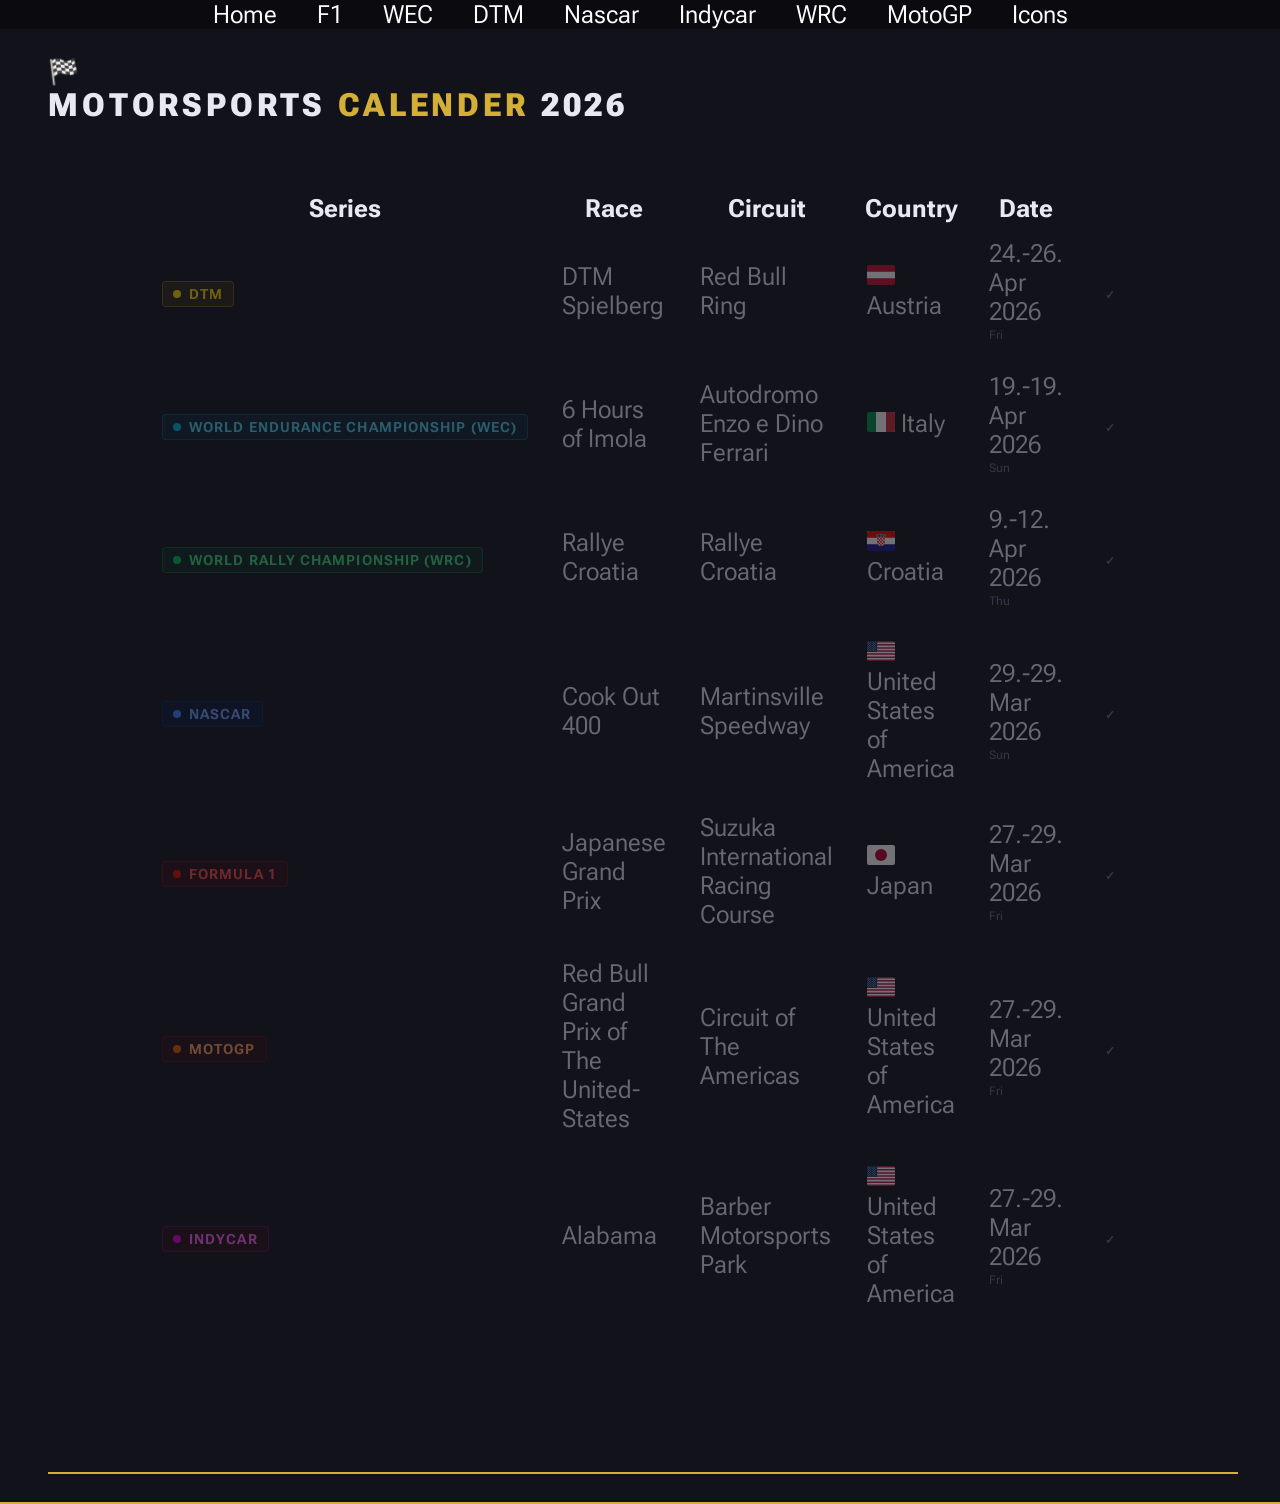
<file: index.html>
<!DOCTYPE html>
<html lang="en">
<head>
    <meta charset="UTF-8">
    <meta name="viewport" content="width=device-width, initial-scale=1.0">
    <title>The Home of Motorsport</title>

    <link rel="shortcut icon" href="/assets/media/logo/favicon.ico" type="image/x-icon">
    <link rel="stylesheet" href="./assets/css/base.css">
    <link rel="stylesheet" href="./assets/css/winners.css">
    <link rel="stylesheet" href="./assets/css/calenderhome.css">

    <link href="https://fonts.googleapis.com/css2?family=Roboto+Flex:wght@400;500;600&display=swap" rel="stylesheet">

</head>
<body>
    <ul class="navbar">
        <li><a href="./index.html">Home</a></li>
        <li><a href="./F1.html">F1</a></li>
        <li><a href="./WEC.html">WEC</a></li>
        <li><a href="./DTM.html">DTM</a></li>
        <li><a href="./Nascar.html">Nascar</a></li>
        <li><a href="./Indycar.html">Indycar</a></li>
        <li><a href="./WRC.html">WRC</a></li>
        <li><a href="./MotoGP.html">MotoGP</a></li>
        <li><a href="./Icons.html">Icons</a></li>
    </ul>


    <div class="winners" id="winners"> 
        <h4>World Champions 2025</h4>
        
    </div>

    <header>
        <span>🏁<span>
        <h1>Motorsports <span>Calender</span> 2026</h1>
    <header>

    <main>
        <table id="calender-table">
            <thread>
                <tr>
                    <th>Series</th>
                    <th>Race</th>
                    <th>Circuit</th>
                    <th>Country</th>
                    <th>Date</th>
                </tr>
            </thread>
            <tbody id="rennen-liste">
            </tbody>
        </table>
    <main>

   
















    <script src="./assets/js/wc_winners.js"></script>
    <script src="./assets/js/calender.js"></script>
    <script src="./assets/js/navbar.js"></script>
    <script src="assets/js/calender.js"></script>
</body>
</html>
</file>
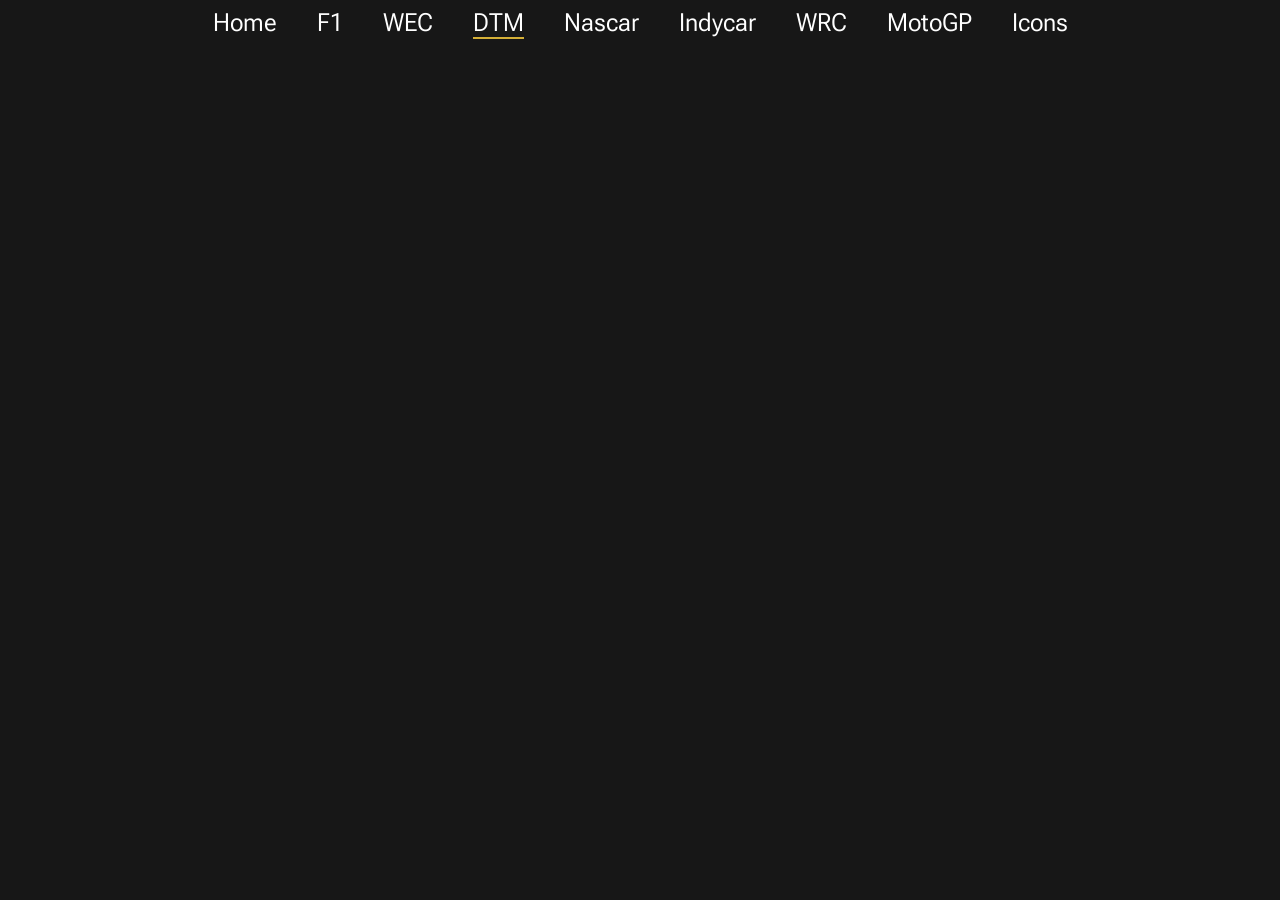
<file: DTM.html>
<!DOCTYPE html>
<html lang="en">
<head>
    <meta charset="UTF-8">
    <meta name="viewport" content="width=device-width, initial-scale=1.0">
    <title>The Home of Motorsport</title>


    <link rel="stylesheet" href="./assets/css/base.css">

    <link href="https://fonts.googleapis.com/css2?family=Roboto+Flex:wght@400;500;600&display=swap" rel="stylesheet">

</head>
<body>
    <ul class="navbar">
        <li><a href="./index.html">Home</a></li>
        <li><a href="./F1.html">F1</a></li>
        <li><a href="./WEC.html">WEC</a></li>
        <li><a href="./DTM.html">DTM</a></li>
        <li><a href="./Nascar.html">Nascar</a></li>
        <li><a href="./Indycar.html">Indycar</a></li>
        <li><a href="./WRC.html">WRC</a></li>
        <li><a href="./MotoGP.html">MotoGP</a></li>
        <li><a href="./Icons.html">Icons</a></li>
    </ul>




























    <script src="./assets/js/navbar.js"></script>
</body>
</html>
</file>
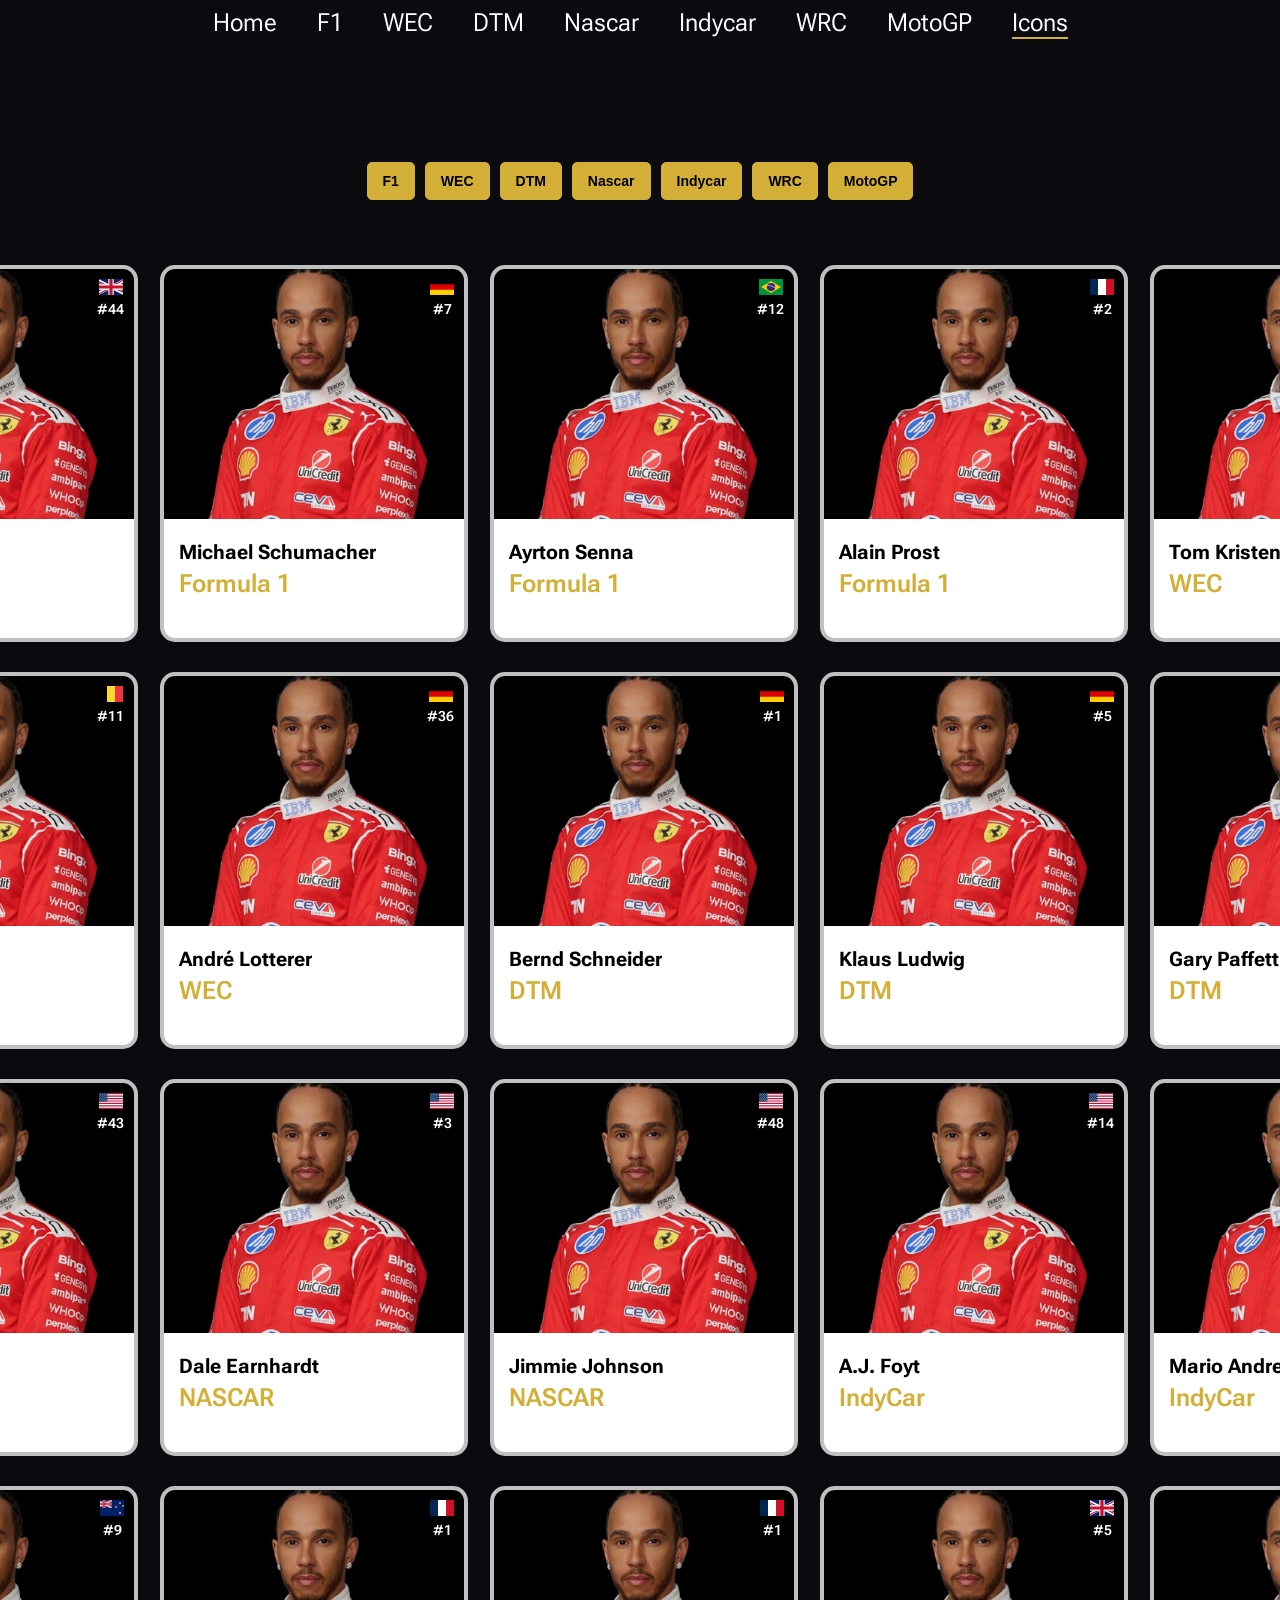
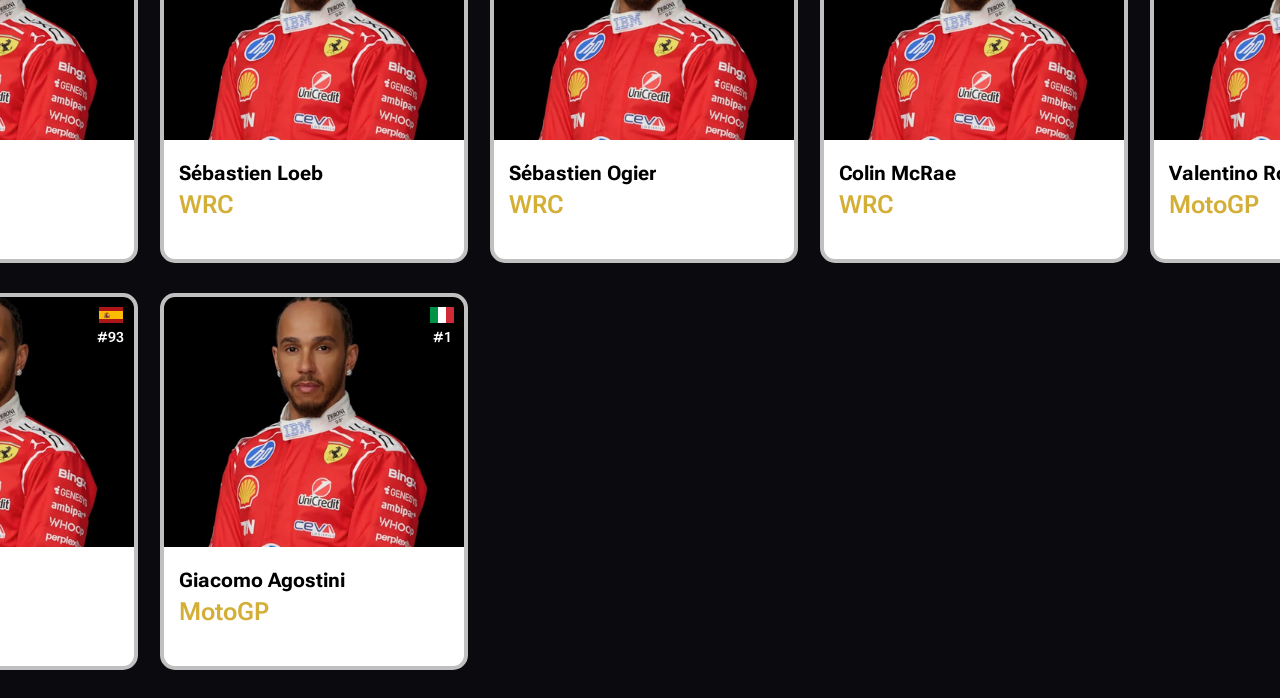
<file: Icons.html>
<!DOCTYPE html>
<html lang="en">
<head>
    <meta charset="UTF-8">
    <meta name="viewport" content="width=device-width, initial-scale=1.0">
    <title>The Home of Motorsport</title>
    <link rel="stylesheet" href="./assets/css/base.css">
    <link rel="stylesheet" href="./assets/css/icon.css">
    <link href="https://fonts.googleapis.com/css2?family=Roboto+Flex:wght@400;500;600&display=swap" rel="stylesheet">
</head>
<body>
    <ul class="navbar">
        <li><a href="./index.html">Home</a></li>
        <li><a href="./F1.html">F1</a></li>
        <li><a href="./WEC.html">WEC</a></li>
        <li><a href="./DTM.html">DTM</a></li>
        <li><a href="./Nascar.html">Nascar</a></li>
        <li><a href="./Indycar.html">Indycar</a></li>
        <li><a href="./WRC.html">WRC</a></li>
        <li><a href="./MotoGP.html">MotoGP</a></li>
        <li><a href="./Icons.html">Icons</a></li>
    </ul>

    <div class="filter-bar">
        <button data-filter="formula_1">F1</button>
        <button data-filter="wec">WEC</button>
        <button data-filter="dtm">DTM</button>
        <button data-filter="nascar">Nascar</button>
        <button data-filter="indycar">Indycar</button>
        <button data-filter="wrc">WRC</button>
        <button data-filter="motogp">MotoGP</button>
    </div>

    <div class="grid-container">

        <!-- ===== FORMEL 1 ===== -->
        <div class="driver-card" data-driver="hamilton" data-series="formula_1">
            <div class="card-header-info">
                <img class="driver-flag" src="assets/media/images/flags/gb.svg" alt="Great Britain">
                <span class="driver-number">#44</span>
            </div>
            <img src="./assets/media/images/drivers/Lewis_Hamilton.png" alt="Lewis Hamilton">
            <div class="overlay-driver">
                <div class="driver-text"></div>
            </div>
            <div class="driver-name">
                <h4>Lewis Hamilton</h4>
                <p>Formula 1</p>
            </div>
        </div>

        <div class="driver-card" data-driver="schumacher" data-series="formula_1">
            <div class="card-header-info">
                <img class="driver-flag" src="assets/media/images/flags/de.svg" alt="Germany">
                <span class="driver-number">#7</span>
            </div>
            <img src="./assets/media/images/drivers/Lewis_Hamilton.png" alt="Michael Schumacher">
            <div class="overlay-driver">
                <div class="driver-text"></div>
            </div>
            <div class="driver-name">
                <h4>Michael Schumacher</h4>
                <p>Formula 1</p>
            </div>
        </div>

        <div class="driver-card" data-driver="senna" data-series="formula_1">
            <div class="card-header-info">
                <img class="driver-flag" src="assets/media/images/flags/br.svg" alt="Brazil">
                <span class="driver-number">#12</span>
            </div>
            <img src="./assets/media/images/drivers/Lewis_Hamilton.png" alt="Ayrton Senna">
            <div class="overlay-driver">
                <div class="driver-text"></div>
            </div>
            <div class="driver-name">
                <h4>Ayrton Senna</h4>
                <p>Formula 1</p>
            </div>
        </div>

        <div class="driver-card" data-driver="prost" data-series="formula_1">
            <div class="card-header-info">
                <img class="driver-flag" src="assets/media/images/flags/fr.svg" alt="France">
                <span class="driver-number">#2</span>
            </div>
            <img src="./assets/media/images/drivers/Lewis_Hamilton.png" alt="Alain Prost">
            <div class="overlay-driver">
                <div class="driver-text"></div>
            </div>
            <div class="driver-name">
                <h4>Alain Prost</h4>
                <p>Formula 1</p>
            </div>
        </div>

        <!-- ===== WEC ===== -->
        <div class="driver-card" data-driver="tomkristensen" data-series="wec">
            <div class="card-header-info">
                <img class="driver-flag" src="assets/media/images/flags/dk.svg" alt="Denmark">
                <span class="driver-number">#7</span>
            </div>
            <img src="./assets/media/images/drivers/Lewis_Hamilton.png" alt="Tom Kristensen">
            <div class="overlay-driver">
                <div class="driver-text"></div>
            </div>
            <div class="driver-name">
                <h4>Tom Kristensen</h4>
                <p>WEC</p>
            </div>
        </div>

        <div class="driver-card" data-driver="jackyickx" data-series="wec">
            <div class="card-header-info">
                <img class="driver-flag" src="assets/media/images/flags/be.svg" alt="Belgium">
                <span class="driver-number">#11</span>
            </div>
            <img src="./assets/media/images/drivers/Lewis_Hamilton.png" alt="Jacky Ickx">
            <div class="overlay-driver">
                <div class="driver-text"></div>
            </div>
            <div class="driver-name">
                <h4>Jacky Ickx</h4>
                <p>WEC</p>
            </div>
        </div>

        <div class="driver-card" data-driver="andrelotterer" data-series="wec">
            <div class="card-header-info">
                <img class="driver-flag" src="assets/media/images/flags/de.svg" alt="Germany">
                <span class="driver-number">#36</span>
            </div>
            <img src="./assets/media/images/drivers/Lewis_Hamilton.png" alt="André Lotterer">
            <div class="overlay-driver">
                <div class="driver-text"></div>
            </div>
            <div class="driver-name">
                <h4>André Lotterer</h4>
                <p>WEC</p>
            </div>
        </div>

        <!-- ===== DTM ===== -->
        <div class="driver-card" data-driver="berndschneider" data-series="dtm">
            <div class="card-header-info">
                <img class="driver-flag" src="assets/media/images/flags/de.svg" alt="Germany">
                <span class="driver-number">#1</span>
            </div>
            <img src="./assets/media/images/drivers/Lewis_Hamilton.png" alt="Bernd Schneider">
            <div class="overlay-driver">
                <div class="driver-text"></div>
            </div>
            <div class="driver-name">
                <h4>Bernd Schneider</h4>
                <p>DTM</p>
            </div>
        </div>

        <div class="driver-card" data-driver="klausludwig" data-series="dtm">
            <div class="card-header-info">
                <img class="driver-flag" src="assets/media/images/flags/de.svg" alt="Germany">
                <span class="driver-number">#5</span>
            </div>
            <img src="./assets/media/images/drivers/Lewis_Hamilton.png" alt="Klaus Ludwig">
            <div class="overlay-driver">
                <div class="driver-text"></div>
            </div>
            <div class="driver-name">
                <h4>Klaus Ludwig</h4>
                <p>DTM</p>
            </div>
        </div>

        <div class="driver-card" data-driver="garypaffett" data-series="dtm">
            <div class="card-header-info">
                <img class="driver-flag" src="assets/media/images/flags/gb.svg" alt="United Kingdom">
                <span class="driver-number">#2</span>
            </div>
            <img src="./assets/media/images/drivers/Lewis_Hamilton.png" alt="Gary Paffett">
            <div class="overlay-driver">
                <div class="driver-text"></div>
            </div>
            <div class="driver-name">
                <h4>Gary Paffett</h4>
                <p>DTM</p>
            </div>
        </div>

        <!-- ===== NASCAR ===== -->
        <div class="driver-card" data-driver="richardpetty" data-series="nascar">
            <div class="card-header-info">
                <img class="driver-flag" src="assets/media/images/flags/us.svg" alt="USA">
                <span class="driver-number">#43</span>
            </div>
            <img src="./assets/media/images/drivers/Lewis_Hamilton.png" alt="Richard Petty">
            <div class="overlay-driver">
                <div class="driver-text"></div>
            </div>
            <div class="driver-name">
                <h4>Richard Petty</h4>
                <p>NASCAR</p>
            </div>
        </div>

        <div class="driver-card" data-driver="daleearnhardt" data-series="nascar">
            <div class="card-header-info">
                <img class="driver-flag" src="assets/media/images/flags/us.svg" alt="USA">
                <span class="driver-number">#3</span>
            </div>
            <img src="./assets/media/images/drivers/Lewis_Hamilton.png" alt="Dale Earnhardt">
            <div class="overlay-driver">
                <div class="driver-text"></div>
            </div>
            <div class="driver-name">
                <h4>Dale Earnhardt</h4>
                <p>NASCAR</p>
            </div>
        </div>

        <div class="driver-card" data-driver="jimmiejohnson" data-series="nascar">
            <div class="card-header-info">
                <img class="driver-flag" src="assets/media/images/flags/us.svg" alt="USA">
                <span class="driver-number">#48</span>
            </div>
            <img src="./assets/media/images/drivers/Lewis_Hamilton.png" alt="Jimmie Johnson">
            <div class="overlay-driver">
                <div class="driver-text"></div>
            </div>
            <div class="driver-name">
                <h4>Jimmie Johnson</h4>
                <p>NASCAR</p>
            </div>
        </div>

        <!-- ===== INDYCAR ===== -->
        <div class="driver-card" data-driver="ajfoyt" data-series="indycar">
            <div class="card-header-info">
                <img class="driver-flag" src="assets/media/images/flags/us.svg" alt="USA">
                <span class="driver-number">#14</span>
            </div>
            <img src="./assets/media/images/drivers/Lewis_Hamilton.png" alt="A.J. Foyt">
            <div class="overlay-driver">
                <div class="driver-text"></div>
            </div>
            <div class="driver-name">
                <h4>A.J. Foyt</h4>
                <p>IndyCar</p>
            </div>
        </div>

        <div class="driver-card" data-driver="marioandretti" data-series="indycar">
            <div class="card-header-info">
                <img class="driver-flag" src="assets/media/images/flags/us.svg" alt="USA">
                <span class="driver-number">#37</span>
            </div>
            <img src="./assets/media/images/drivers/Lewis_Hamilton.png" alt="Mario Andretti">
            <div class="overlay-driver">
                <div class="driver-text"></div>
            </div>
            <div class="driver-name">
                <h4>Mario Andretti</h4>
                <p>IndyCar</p>
            </div>
        </div>

        <div class="driver-card" data-driver="scottdixon" data-series="indycar">
            <div class="card-header-info">
                <img class="driver-flag" src="assets/media/images/flags/nz.svg" alt="New Zealand">
                <span class="driver-number">#9</span>
            </div>
            <img src="./assets/media/images/drivers/Lewis_Hamilton.png" alt="Scott Dixon">
            <div class="overlay-driver">
                <div class="driver-text"></div>
            </div>
            <div class="driver-name">
                <h4>Scott Dixon</h4>
                <p>IndyCar</p>
            </div>
        </div>

        <!-- ===== WRC ===== -->
        <div class="driver-card" data-driver="sebastienloeb" data-series="wrc">
            <div class="card-header-info">
                <img class="driver-flag" src="assets/media/images/flags/fr.svg" alt="France">
                <span class="driver-number">#1</span>
            </div>
            <img src="./assets/media/images/drivers/Lewis_Hamilton.png" alt="Sébastien Loeb">
            <div class="overlay-driver">
                <div class="driver-text"></div>
            </div>
            <div class="driver-name">
                <h4>Sébastien Loeb</h4>
                <p>WRC</p>
            </div>
        </div>

        <div class="driver-card" data-driver="sebastienogier" data-series="wrc">
            <div class="card-header-info">
                <img class="driver-flag" src="assets/media/images/flags/fr.svg" alt="France">
                <span class="driver-number">#1</span>
            </div>
            <img src="./assets/media/images/drivers/Lewis_Hamilton.png" alt="Sébastien Ogier">
            <div class="overlay-driver">
                <div class="driver-text"></div>
            </div>
            <div class="driver-name">
                <h4>Sébastien Ogier</h4>
                <p>WRC</p>
            </div>
        </div>

        <div class="driver-card" data-driver="colinmcrae" data-series="wrc">
            <div class="card-header-info">
                <img class="driver-flag" src="assets/media/images/flags/gb.svg" alt="United Kingdom">
                <span class="driver-number">#5</span>
            </div>
            <img src="./assets/media/images/drivers/Lewis_Hamilton.png" alt="Colin McRae">
            <div class="overlay-driver">
                <div class="driver-text"></div>
            </div>
            <div class="driver-name">
                <h4>Colin McRae</h4>
                <p>WRC</p>
            </div>
        </div>

        <!-- ===== MOTOGP ===== -->
        <div class="driver-card" data-driver="valentinorossi" data-series="motogp">
            <div class="card-header-info">
                <img class="driver-flag" src="assets/media/images/flags/it.svg" alt="Italy">
                <span class="driver-number">#46</span>
            </div>
            <img src="./assets/media/images/drivers/Lewis_Hamilton.png" alt="Valentino Rossi">
            <div class="overlay-driver">
                <div class="driver-text"></div>
            </div>
            <div class="driver-name">
                <h4>Valentino Rossi</h4>
                <p>MotoGP</p>
            </div>
        </div>

        <div class="driver-card" data-driver="marcmarquez" data-series="motogp">
            <div class="card-header-info">
                <img class="driver-flag" src="assets/media/images/flags/es.svg" alt="Spain">
                <span class="driver-number">#93</span>
            </div>
            <img src="./assets/media/images/drivers/Lewis_Hamilton.png" alt="Marc Márquez">
            <div class="overlay-driver">
                <div class="driver-text"></div>
            </div>
            <div class="driver-name">
                <h4>Marc Márquez</h4>
                <p>MotoGP</p>
            </div>
        </div>

        <div class="driver-card" data-driver="giacomoagostini" data-series="motogp">
            <div class="card-header-info">
                <img class="driver-flag" src="assets/media/images/flags/it.svg" alt="Italy">
                <span class="driver-number">#1</span>
            </div>
            <img src="./assets/media/images/drivers/Lewis_Hamilton.png" alt="Giacomo Agostini">
            <div class="overlay-driver">
                <div class="driver-text"></div>
            </div>
            <div class="driver-name">
                <h4>Giacomo Agostini</h4>
                <p>MotoGP</p>
            </div>
        </div>

    </div>

    <script src="./assets/js/icon.js"></script>
    <script src="./assets/js/icon_filter.js"></script>
    <script src="./assets/js/navbar.js"></script>
</body>
</html>
</file>
<file: assets/css/base.css>
body {
    background-color: #171717;
    font-family: "Roboto Flex", sans-serif;
    font-size: 25px;
    justify-self: center;
}

.navbar {
    list-style-type: none;
    display: flex;
    flex-direction: row;
    justify-content: center;
    flex-wrap: wrap;
    padding: 0;
    margin: 0;
}

.navbar li {
    padding-left: 20px;
    padding-right: 20px;
}

.navbar a {
    text-decoration: none;
    color: #ffffff;
}

.navbar a.active {
    border-bottom: 2px solid #D4AF37;
}
</file>
<file: assets/css/winners.css>
.winners {
    color: white;
    width: 400px;
    padding: 20px;
    padding-top: 0;
    position: absolute;
    right: 0;
    top: 250px;
    outline:  #D4AF37 solid 5px;
    border-bottom:  #D4AF37 solid 5px;
    background-color: #12121a;
}

.winner-card {
    margin-bottom: 15px;
}

.winner-card h5 {
    margin-top: 2px;
    margin-bottom: 3px;
    font-size: 23px !important;
}

.winner-card span {
    display: block;
    padding-left: 10px;
    font-size: 20px !important;
    color: #ffffff;
}
</file>
<file: assets/css/calenderhome.css>
:root {
    --bg:       #0a0a0f;
    --surface:  #12121a;
    --surface2: #1c1c28;
    --border:   #2a2a3d;
    --accent:   #d4af37;
    --text:     #e8e8f0;
    --muted:    #6b6b88;
}

*, *::before, *::after {
    box-sizing: border-box;
    margin: 0;
    padding: 0;
}

body {
    background: var(--bg);
    color: var(--text);
    min-height: 100vh;
}

header {
    background: var(--surface);
    border-bottom: 2px solid var(--accent);
    padding: 28px 48px;
    display: flex;
    align-items: center;
    gap: 16px;
    position: sticky;
    top: 0;
    z-index: 100;
}

header h1 {
    font-weight: 800;
    font-size: 2rem;
    letter-spacing: 0.12em;
    text-transform: uppercase;
}

header h1 span {
    color: var(--accent);
}

main {
    padding: 40px 48px;
    overflow-x: auto;
    max-width: 1400px;
    margin: 0 auto;
}

#kalender-table {
    width: 100%;
    border-collapse: collapse;
    font-size: 0.95rem;
}

#kalender-table thead tr {
    border-bottom: 2px solid var(--border);
}

#kalender-table th {
    font-size: 0.75rem;
    font-weight: 700;
    letter-spacing: 0.15em;
    text-transform: uppercase;
    color: var(--muted);
    padding: 12px 16px;
    text-align: left;
}

td {
    padding: 14px 16px;
    vertical-align: middle;
}

tbody tr {
    border-bottom: 1px solid var(--border);
    transition: background 0.15s;
}

tbody tr.hover {
    background: var(--surface2);
}

tbody tr.next {
    background: rgba(232, 0, 58, 0.08);
    border-left: 3px solid var(--accent);
}

tbody tr.past {
    opacity: 0.4;
}

.series-badge {
    display: inline-flex;
    align-items: center;
    gap: 8px;
    font-weight: 700;
    font-size: 0.85rem;
    letter-spacing: 0.08em;
    text-transform: uppercase;
    padding: 4px 10px;
    border-radius: 4px;
    white-space: nowrap;
}

.series-dot {
    width: 8px;
    height: 8px;
    border-radius: 50%;
    flex-shrink: 0;
}

.series-F1       { background: rgba(225,6,0,0.12);  color: #ff4a47; border: 1px solid rgba(225,6,0,0.3); }
.series-dot-F1   { background: #e10600; }

.series-WEC      { background: rgba(0,180,216,0.12); color: #4ecde8; border: 1px solid rgba(0,180,216,0.3); }
.series-dot-WEC  { background: #00b4d8; }

.series-DTM      { background: rgba(255,215,0,0.10); color: #ffd700; border: 1px solid rgba(255,215,0,0.3); }
.series-dot-DTM  { background: #ffd700; }

.series-NASCAR   { background: rgba(0,48,135,0.25);  color: #6b9fff; border: 1px solid rgba(0,48,135,0.5); }
.series-dot-NASCAR { background: #3a7fff; }

.series-WRC      { background: rgba(0,192,75,0.12);  color: #3ddb7a; border: 1px solid rgba(0,192,75,0.3); }
.series-dot-WRC  { background: #00c04b; }

.series-MotoGP   { background: rgba(204,0,0,0.12);   color: #ffa260; border: 1px solid rgba(204,0,0,0.3); }
.series-dot-MotoGP { background: #df5d00; }

.series-Indycar   { background: rgba(204,0,0,0.12);   color: #ff60fa; border: 1px solid rgba(201, 0, 204, 0.3); }
.series-dot-Indycar { background: #de00d7; }


.country-cell {
    display: flex;
    align-items: center;
    gap: 8px;
    white-space: nowrap;
}

.flag { font-size: 1.3rem; }

.date-haupt {
    font-weight: 600;
    font-size: 1rem;
}

.date-sub {
    font-size: 0.75rem;
    color: var(--muted);
    margin-top: 2px;
}

.status-badge {
    display: inline-block;
    font-size: 0.72rem;
    font-weight: 700;
    letter-spacing: 0.1em;
    text-transform: uppercase;
    padding: 3px 8px;
    border-radius: 3px;
}

.status-next    { background: var(--accent); color: #fff; animation: pulse 2s infinite; }
.status-planned { background: rgba(255,255,255,0.06); color: var(--muted); border: 1px solid var(--border); }
.status-past    { color: var(--muted); }

.next-label {
    display: block;
    font-size: 0.65rem;
    color: var(--accent);
    font-weight: 700;
    letter-spacing: 0.15em;
    text-transform: uppercase;
    margin-bottom: 2px;
}

@keyframes pulse {
    0%, 100% { opacity: 1; }
    50%      { opacity: 0.6; }
}
</file>
<file: assets/css/icon.css>
:root {
    --accent: #D4AF37;
    --border: #C0C0C0;
    --bg:     #0a0a0f;
}

body {
    background: var(--bg);
}

.grid-container {
    display: grid;
    grid-template-columns: repeat(5, 300px);
    gap: 30px;
    padding: 20px;
    margin: 0 auto;
    justify-content: center;
}

.driver-card {
    width: 300px;
    background: white;
    border-radius: 15px;
    overflow: hidden;
    padding: 0;
    transition: 0.3s;
    border: 4px solid var(--border);
    margin-top: 0;
    position: relative;
}

.driver-card:hover {
    box-shadow: 0 8px 16px rgba(255, 255, 255, 0.4);
    transform: translateY(-5px);
}

.driver-card > img {
    width: 100%;
    height: 250px;
    object-fit: cover;
    background-color: #12121a;
}

.driver-name {
    padding: 15px;
}

.driver-name h4 {
    margin: 0;
    font-size: 20px;
    color: black;
}

.driver-name p {
    margin-top: 5px;
    color: var(--accent);
    font-weight: 600;
}

.overlay-driver {
    position: absolute;
    top: 0;
    bottom: 0;
    left: 0;
    right: 0;
    height: 100%;
    width: 100%;
    opacity: 0;
    transition: 0.5s ease;
    background-color: rgba(20, 18, 28, 0.97);
}

.driver-card:hover .overlay-driver {
    opacity: 1;
}

.driver-text {
    color: white;
    padding-left: 10%;
    padding-top: 10%;
    margin-top: 20px;
}

.driver-text p {
    display: flex;
    justify-content: space-between;
    margin: 0;
    padding: 6px 0;
    padding-right: 10%;
    font-size: 17px;
}

.driver-text p span {
    text-align: right;
    flex: 1;
    padding-left: 8px;
}

.card-header-info {
    position: absolute;
    top: 10px;
    right: 10px;
    display: flex;
    flex-direction: column;
    align-items: center;
    gap: 6px;
    z-index: 1;
}

.driver-flag {
    width: 24px;
    height: 16px;
    object-fit: cover;
}

.driver-number {
    color: white;
    font-size: 14px;
    font-weight: 600;
}

.driver-card:hover .card-header-info {
    opacity: 0;
}

.hidden { display: none; }

.filter-bar {
    display: flex;
    gap: 10px;
    margin-bottom: 20px;
    margin-top: 50px;
    justify-content: center;
    flex-wrap: wrap;
    width: 100%;
    padding-top: 75px;
    padding-bottom: 25px;
}

.filter-bar button {
    color: black;
    padding: 10px 15px;
    border: 1px solid var(--accent);
    border-radius: 5px;
    cursor: pointer;
    font-size: 14px;
    appearance: none;
    background-color: var(--accent);
    font-weight: 600;
}

.filter-bar button.active-filter {
    background-color: transparent;
    color: var(--accent);
}
.filter-bar .ferrari { background-color: #C0C0C0; border-color: #C0C0C0; }
.filter-bar .red-bull { background-color: #C0C0C0; border-color: #C0C0C0; }
.filter-bar .aston-martin { background-color: #C0C0C0; border-color: #C0C0C0; }
.filter-bar .mercedes { background-color: #C0C0C0; border-color: #C0C0C0; }
.filter-bar .mclaren { background-color: #C0C0C0; border-color: #C0C0C0; }
.filter-bar .alpine { background-color: #C0C0C0; border-color: #C0C0C0; }
.filter-bar .williams { background-color: #C0C0C0; border-color: #C0C0C0; }
.filter-bar .haas { background-color: #B6BABD; border-color: #B6BABD; }
.filter-bar .audi { background-color: #C0C0C0; border-color: #C0C0C0; }
.filter-bar .vcarb { background-color: #C0C0C0; border-color: #C0C0C0; }
.filter-bar .caddilac { background-color: #C0C0C0; border-color: #C0C0C0; }

.filter-bar button.active-filter.ferrari { background-color: transparent; }
.filter-bar button.active-filter.red-bull { background-color: transparent; }
.filter-bar button.active-filter.aston-martin { background-color: transparent; }
.filter-bar button.active-filter.mercedes { background-color: transparent; }
.filter-bar button.active-filter.mclaren { background-color: transparent; }
.filter-bar button.active-filter.alpine { background-color: transparent; }
.filter-bar button.active-filter.williams { background-color: transparent; }
.filter-bar button.active-filter.haas { background-color: transparent; }
.filter-bar button.active-filter.audi { background-color: transparent; }
.filter-bar button.active-filter.vcarb { background-color: transparent; }
.filter-bar button.active-filter.caddilac { background-color: transparent; }
</file>
